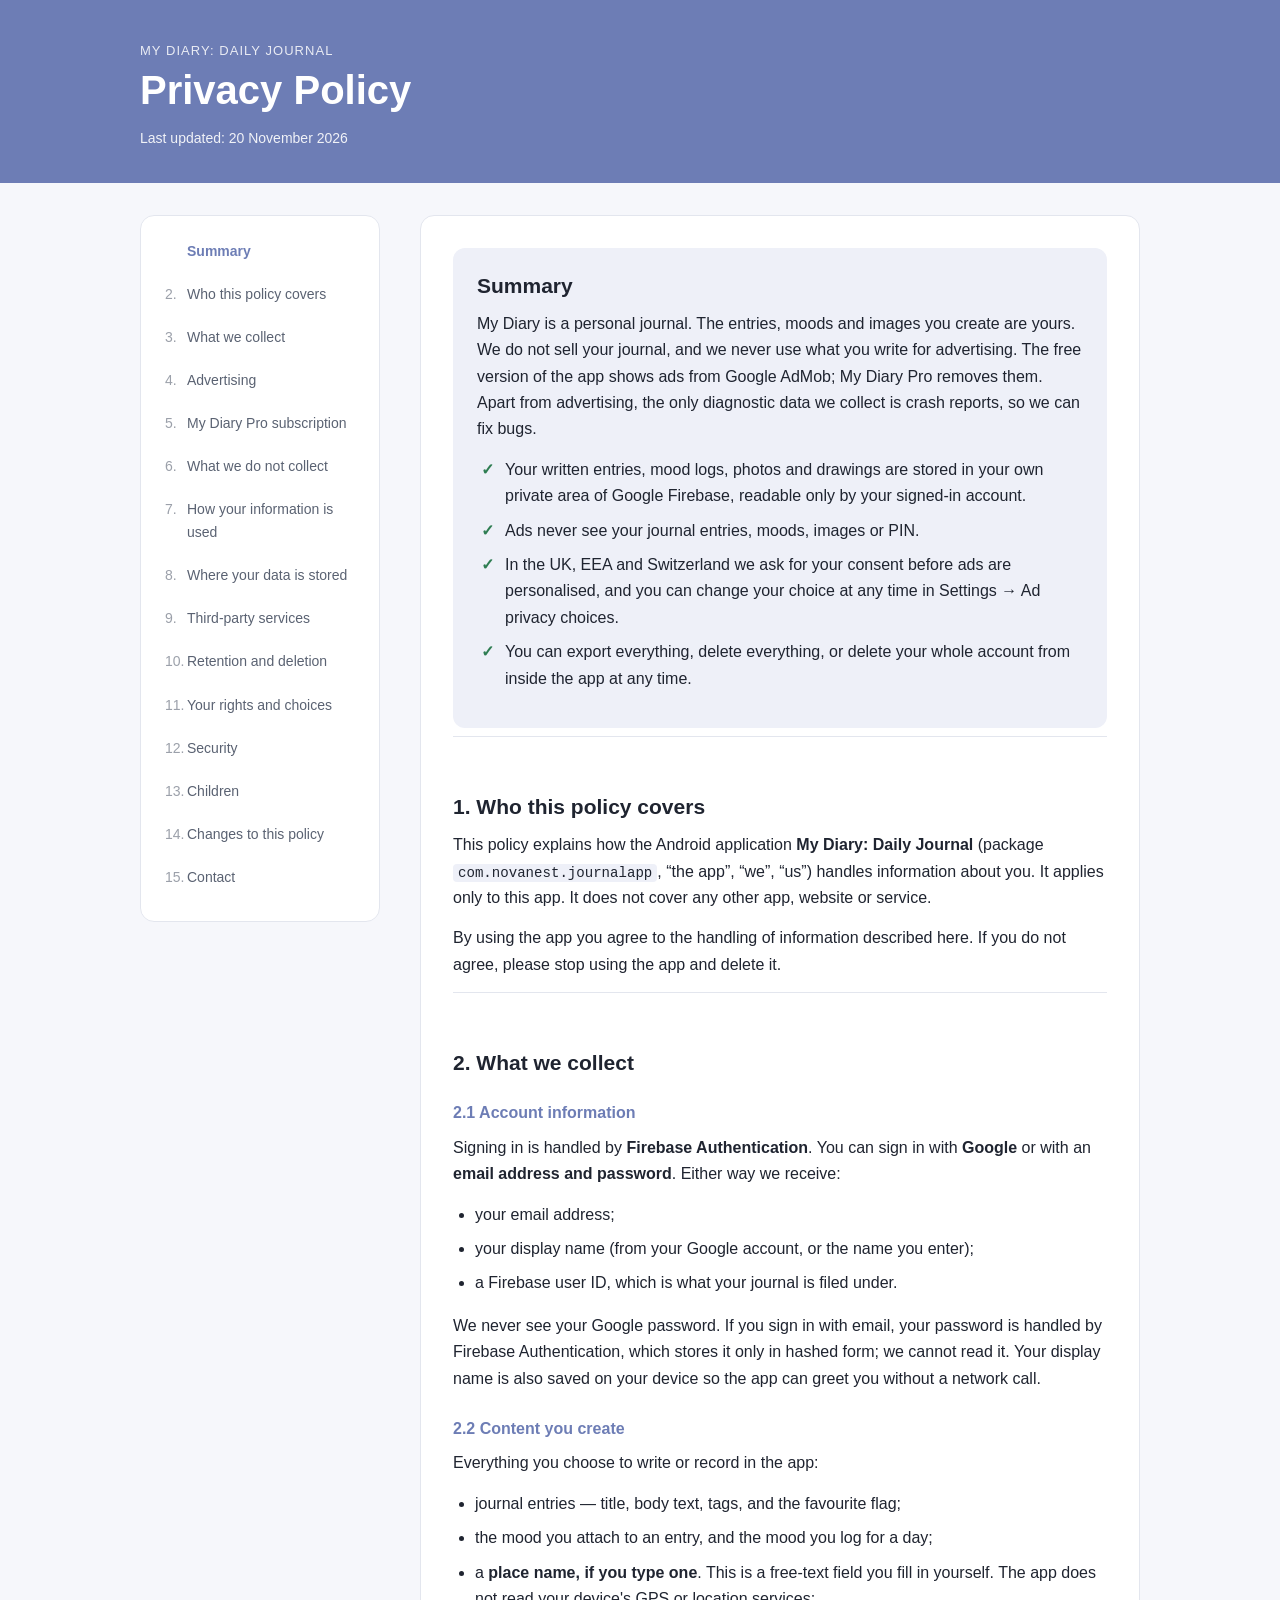
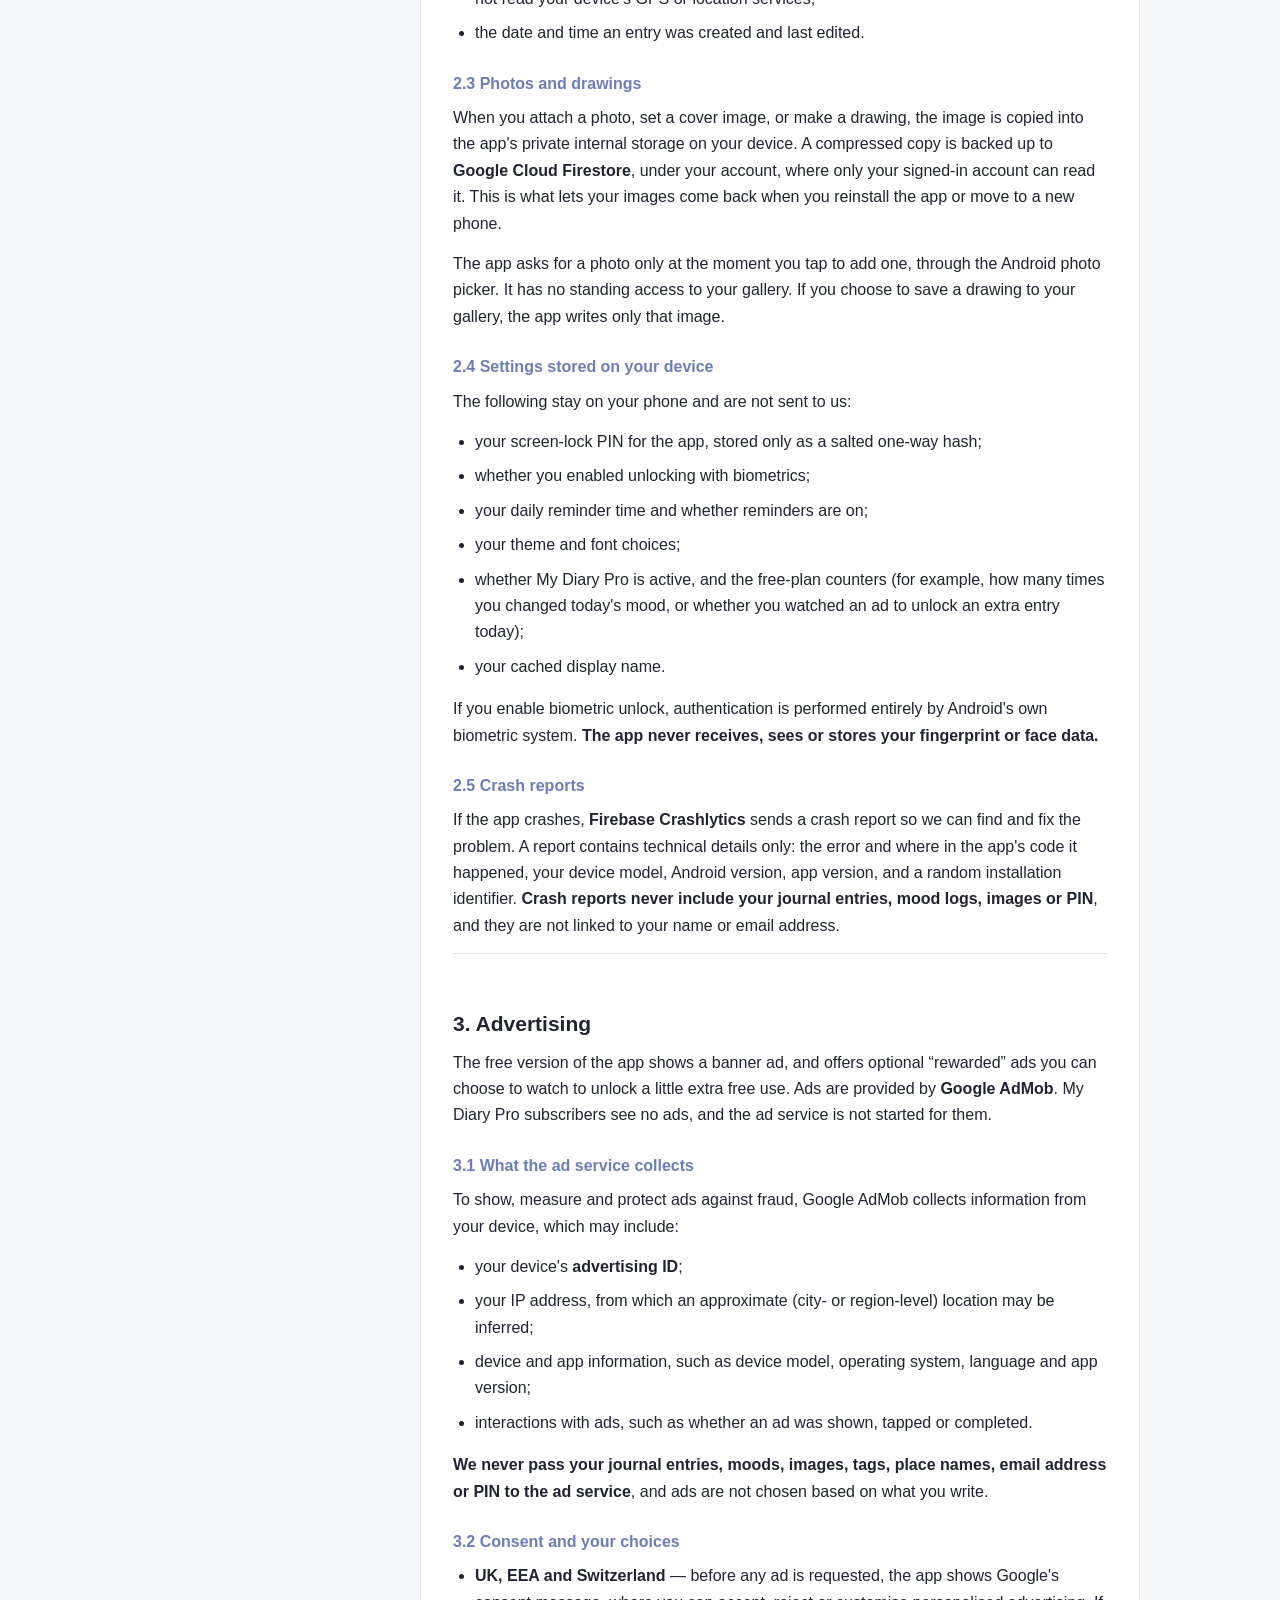
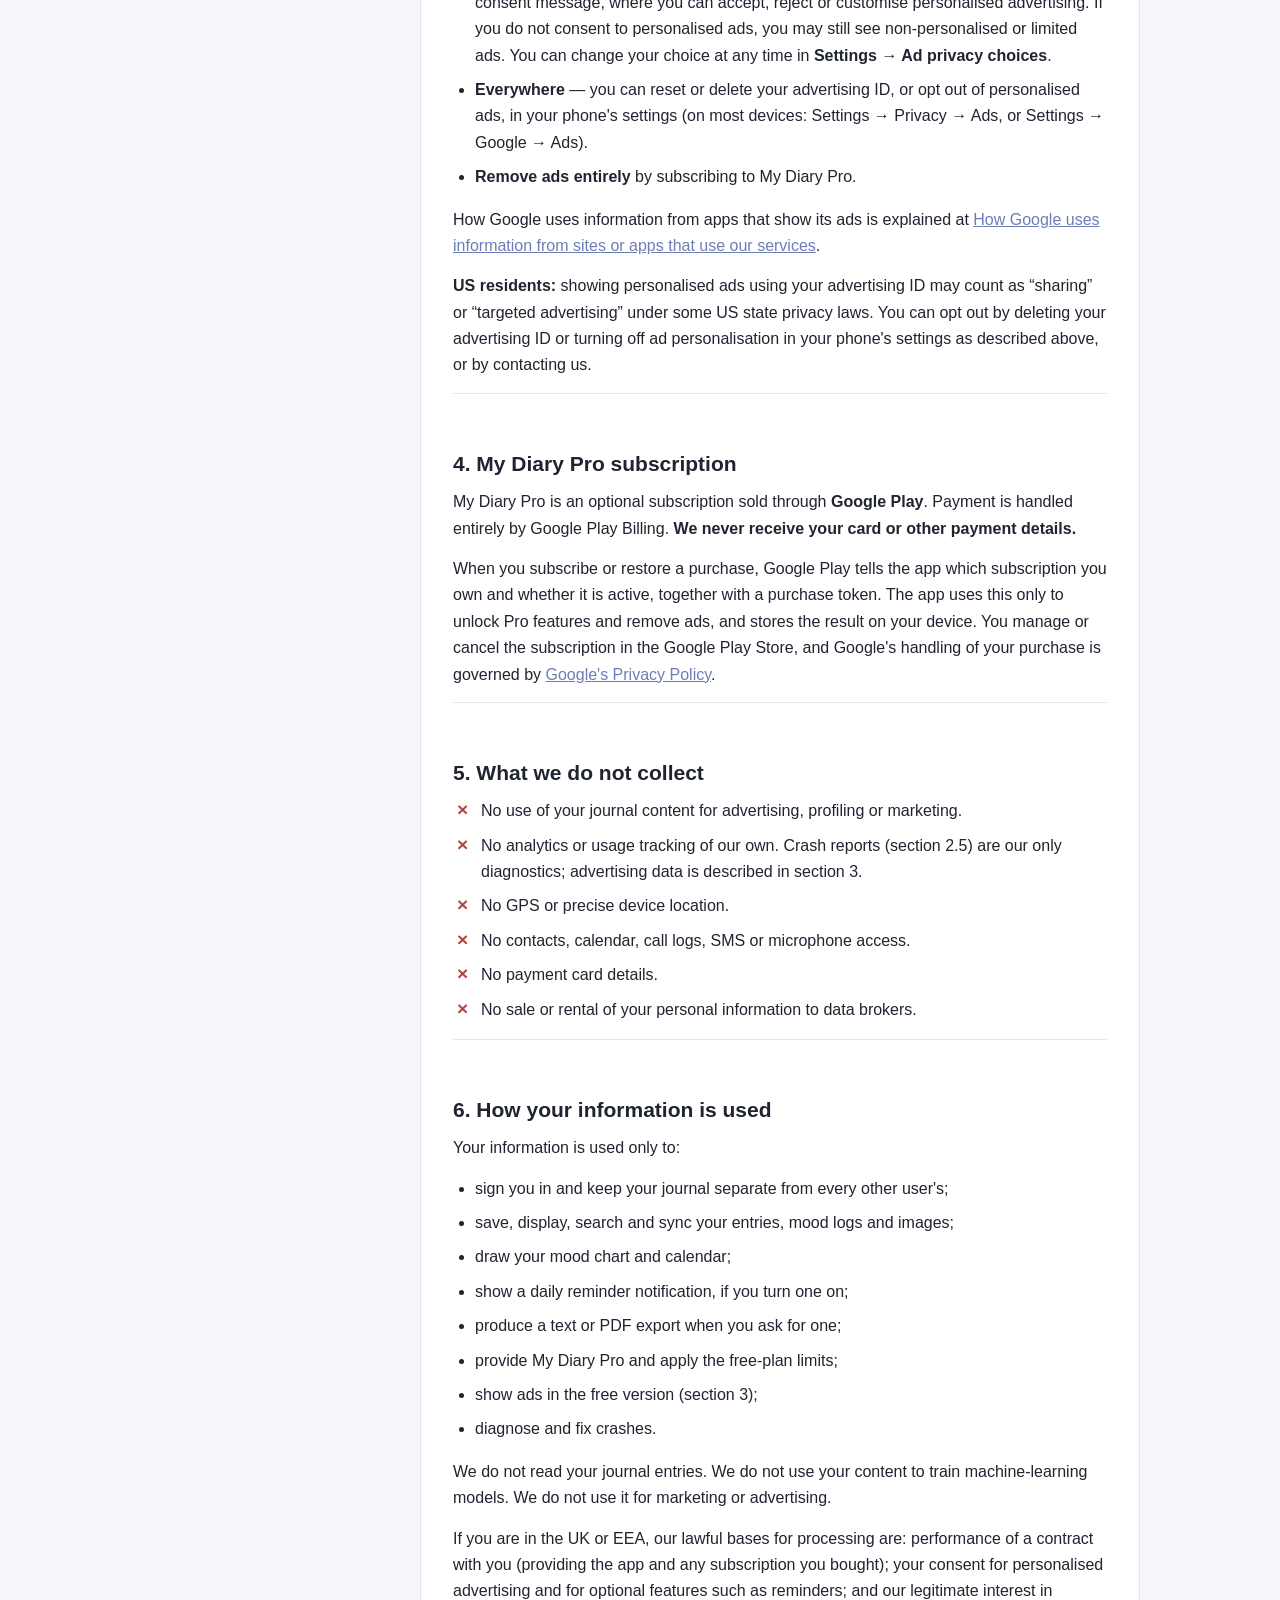
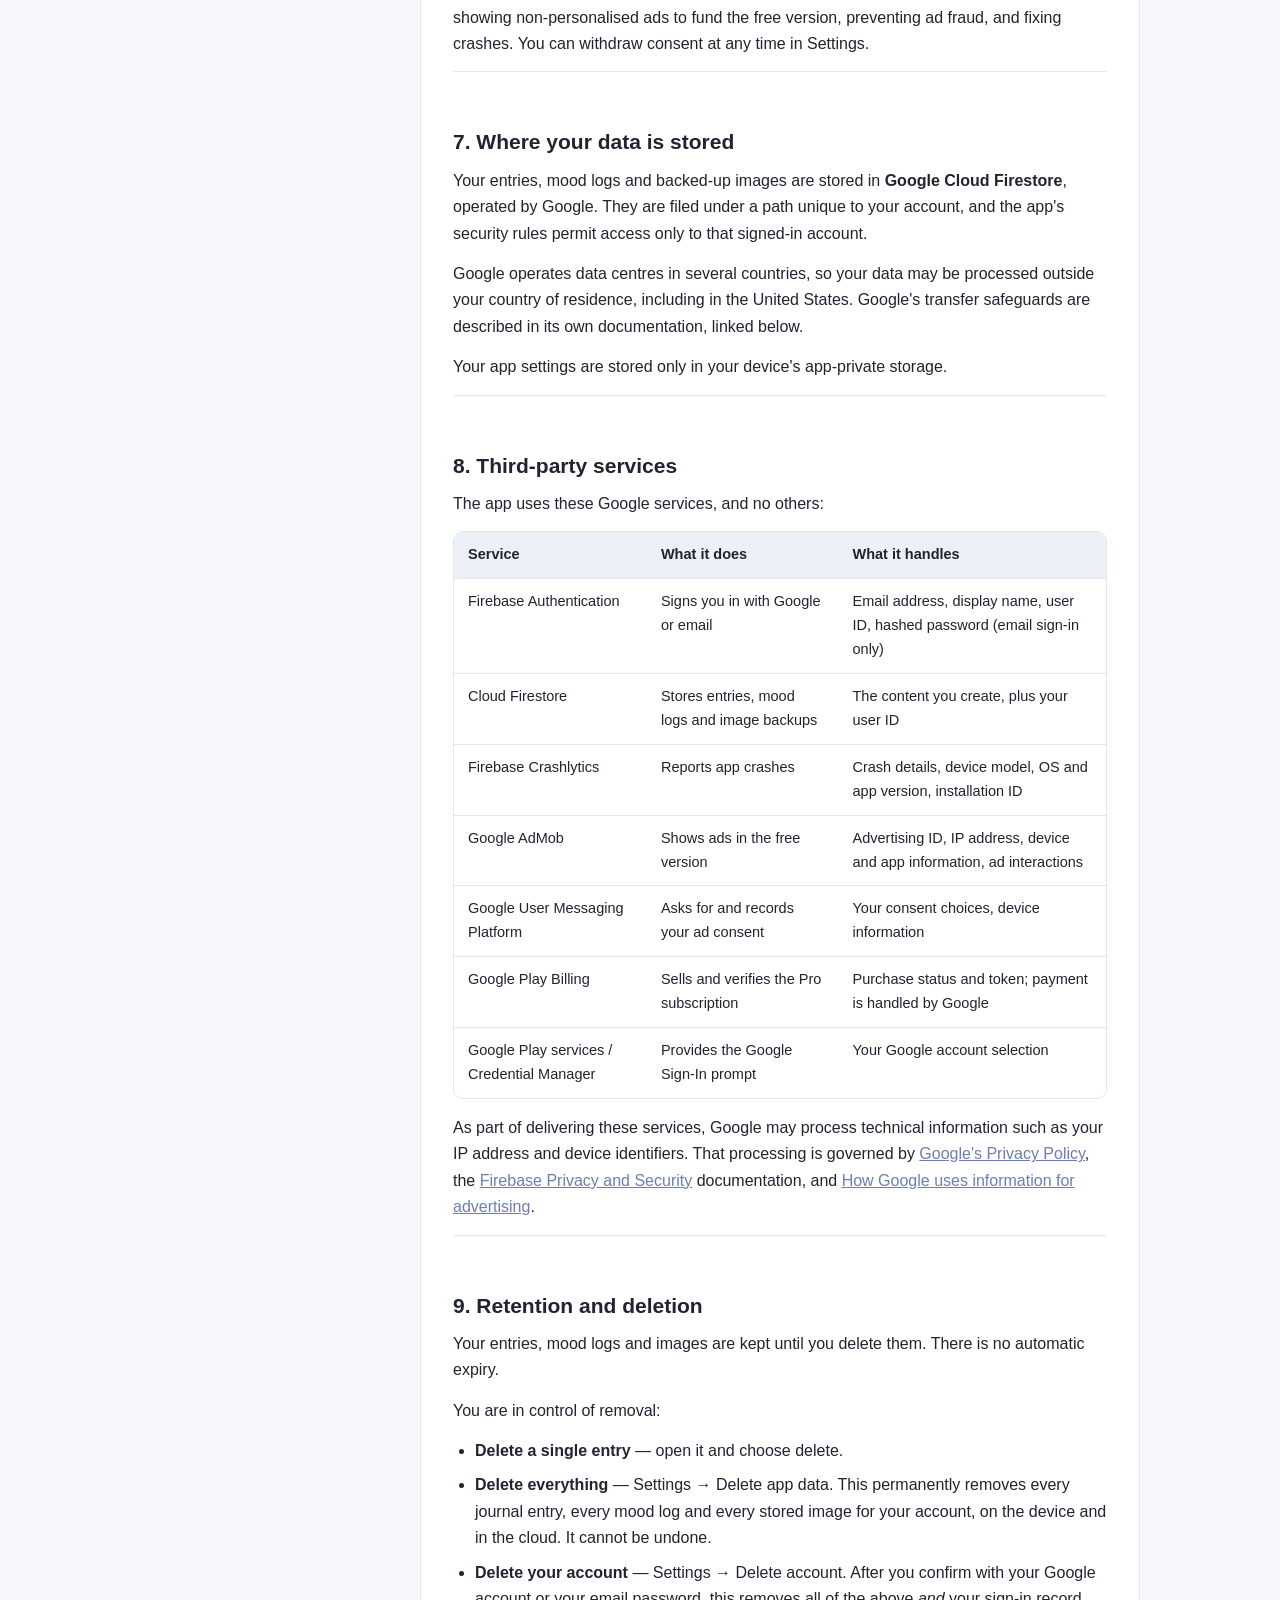
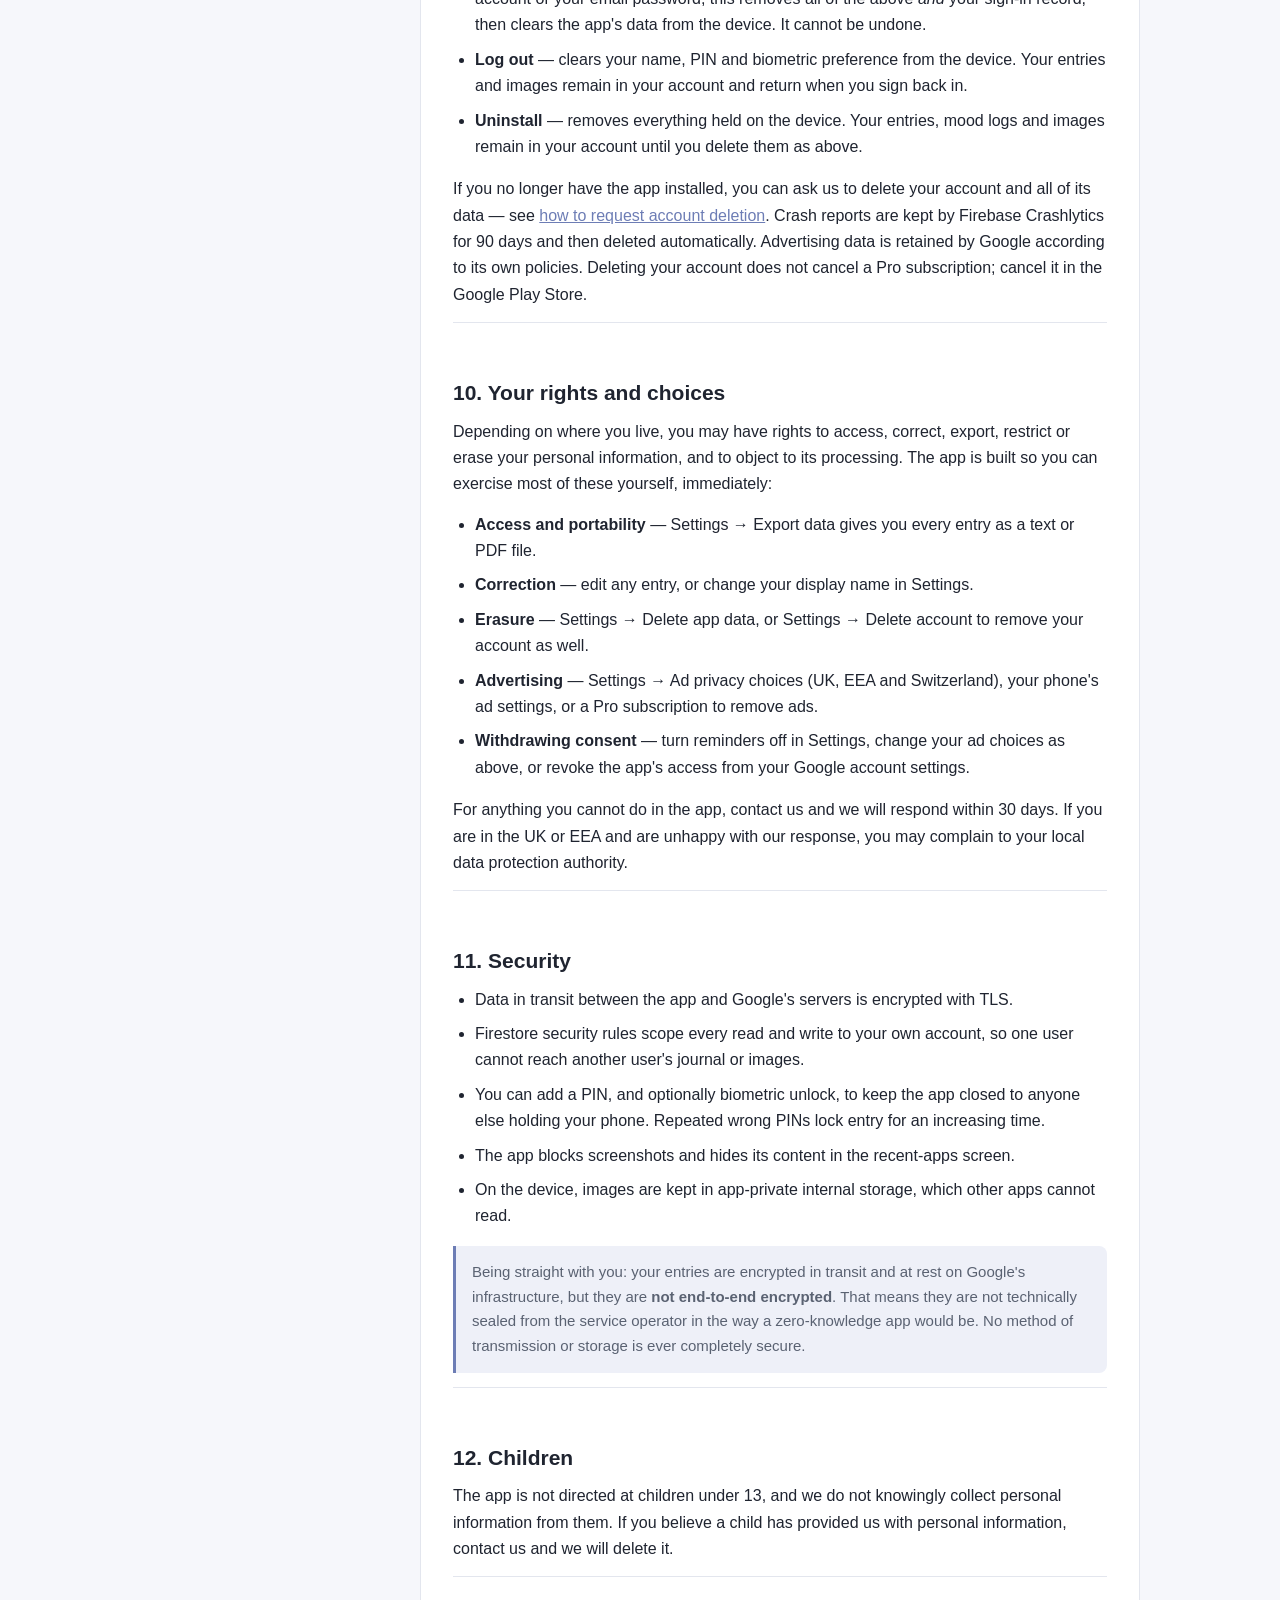
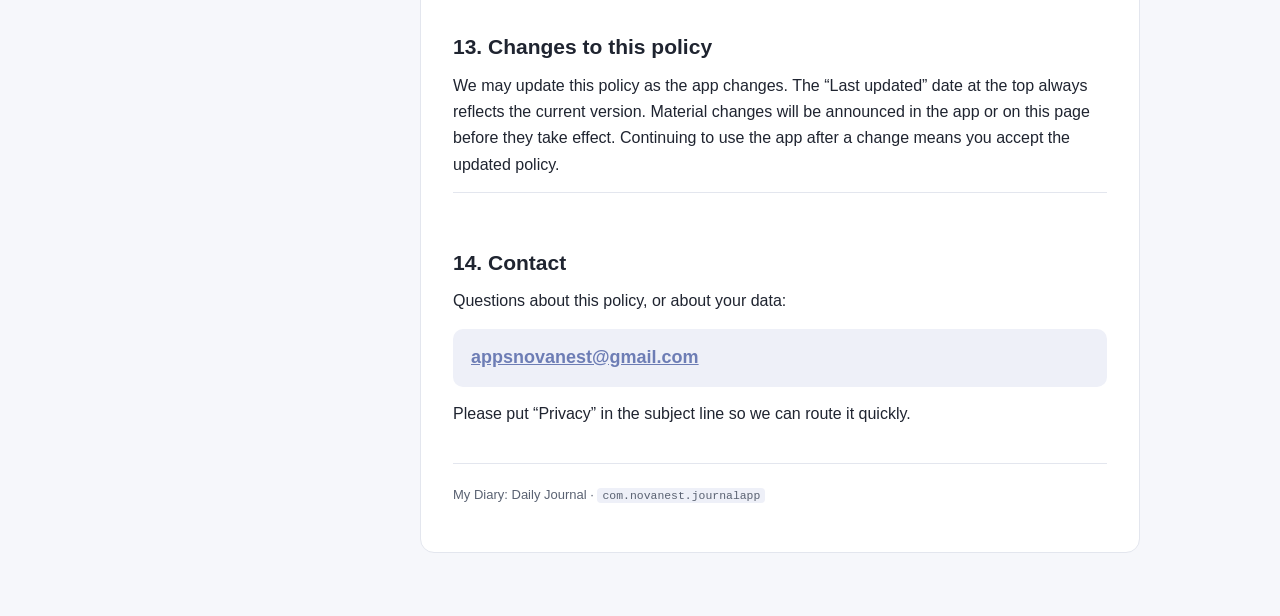
<file: index.html>
<!DOCTYPE html>
<html lang="en">
<head>
<meta charset="utf-8">
<meta name="viewport" content="width=device-width, initial-scale=1">
<meta name="color-scheme" content="light">
<title>Privacy Policy — My Diary</title>
<meta name="description" content="Privacy policy for My Diary: Daily Journal.">
<link rel="stylesheet" href="styles.css">
</head>
<body>

<header class="masthead">
  <div class="wrap">
    <p class="eyebrow">My Diary: Daily Journal</p>
    <h1>Privacy Policy</h1>
    <!-- One date, not two: they only differ when a change is published ahead of taking
         effect. Keep this current - CCPA requires a privacy policy to state when it was
         last updated. -->
    <p class="dates">
      <span>Last updated: <time datetime="2026-11-20">20 November 2026</time></span>
    </p>
  </div>
</header>

<div class="wrap layout">

  <nav class="toc" aria-label="Contents">
    <button class="toc-toggle" aria-expanded="false" aria-controls="toc-list">Contents</button>
    <ol id="toc-list">
      <li><a href="#summary">Summary</a></li>
      <li><a href="#who">Who this policy covers</a></li>
      <li><a href="#collect">What we collect</a></li>
      <li><a href="#ads">Advertising</a></li>
      <li><a href="#pro">My Diary Pro subscription</a></li>
      <li><a href="#not-collect">What we do not collect</a></li>
      <li><a href="#use">How your information is used</a></li>
      <li><a href="#storage">Where your data is stored</a></li>
      <li><a href="#third-parties">Third-party services</a></li>
      <li><a href="#retention">Retention and deletion</a></li>
      <li><a href="#rights">Your rights and choices</a></li>
      <li><a href="#security">Security</a></li>
      <li><a href="#children">Children</a></li>
      <li><a href="#changes">Changes to this policy</a></li>
      <li><a href="#contact">Contact</a></li>
    </ol>
  </nav>

  <main>

    <section id="summary" class="callout">
      <h2>Summary</h2>
      <p>
        My Diary is a personal journal. The entries, moods and images you create are yours.
        We do not sell your journal, and we never use what you write for advertising. The free
        version of the app shows ads from Google AdMob; My Diary Pro removes them. Apart from
        advertising, the only diagnostic data we collect is crash reports, so we can fix bugs.
      </p>
      <ul class="ticks">
        <li>Your written entries, mood logs, photos and drawings are stored in your own private area of Google Firebase, readable only by your signed-in account.</li>
        <li>Ads never see your journal entries, moods, images or PIN.</li>
        <li>In the UK, EEA and Switzerland we ask for your consent before ads are personalised, and you can change your choice at any time in Settings &rarr; Ad privacy choices.</li>
        <li>You can export everything, delete everything, or delete your whole account from inside the app at any time.</li>
      </ul>
    </section>

    <section id="who">
      <h2>1. Who this policy covers</h2>
      <p>
        This policy explains how the Android application <strong>My Diary: Daily Journal</strong>
        (package <code>com.novanest.journalapp</code>, &ldquo;the app&rdquo;, &ldquo;we&rdquo;, &ldquo;us&rdquo;)
        handles information about you. It applies only to this app. It does not cover any other
        app, website or service.
      </p>
      <p>
        By using the app you agree to the handling of information described here. If you do not
        agree, please stop using the app and delete it.
      </p>
    </section>

    <section id="collect">
      <h2>2. What we collect</h2>

      <h3>2.1 Account information</h3>
      <p>
        Signing in is handled by <strong>Firebase Authentication</strong>. You can sign in with
        <strong>Google</strong> or with an <strong>email address and password</strong>. Either way we receive:
      </p>
      <ul>
        <li>your email address;</li>
        <li>your display name (from your Google account, or the name you enter);</li>
        <li>a Firebase user ID, which is what your journal is filed under.</li>
      </ul>
      <p>
        We never see your Google password. If you sign in with email, your password is handled by
        Firebase Authentication, which stores it only in hashed form; we cannot read it. Your
        display name is also saved on your device so the app can greet you without a network call.
      </p>

      <h3>2.2 Content you create</h3>
      <p>Everything you choose to write or record in the app:</p>
      <ul>
        <li>journal entries &mdash; title, body text, tags, and the favourite flag;</li>
        <li>the mood you attach to an entry, and the mood you log for a day;</li>
        <li>a <strong>place name, if you type one</strong>. This is a free-text field you fill in yourself. The app does not read your device's GPS or location services;</li>
        <li>the date and time an entry was created and last edited.</li>
      </ul>

      <h3>2.3 Photos and drawings</h3>
      <p>
        When you attach a photo, set a cover image, or make a drawing, the image is copied into the
        app's private internal storage on your device. A compressed copy is backed up to
        <strong>Google Cloud Firestore</strong>, under your account, where only your signed-in
        account can read it. This is what lets your images come back when you reinstall the app or
        move to a new phone.
      </p>
      <p>
        The app asks for a photo only at the moment you tap to add one, through the Android photo
        picker. It has no standing access to your gallery. If you choose to save a drawing to your
        gallery, the app writes only that image.
      </p>

      <h3>2.4 Settings stored on your device</h3>
      <p>The following stay on your phone and are not sent to us:</p>
      <ul>
        <li>your screen-lock PIN for the app, stored only as a salted one-way hash;</li>
        <li>whether you enabled unlocking with biometrics;</li>
        <li>your daily reminder time and whether reminders are on;</li>
        <li>your theme and font choices;</li>
        <li>whether My Diary Pro is active, and the free-plan counters (for example, how many times you changed today's mood, or whether you watched an ad to unlock an extra entry today);</li>
        <li>your cached display name.</li>
      </ul>
      <p>
        If you enable biometric unlock, authentication is performed entirely by Android's own
        biometric system. <strong>The app never receives, sees or stores your fingerprint or face data.</strong>
      </p>

      <h3>2.5 Crash reports</h3>
      <p>
        If the app crashes, <strong>Firebase Crashlytics</strong> sends a crash report so we can find
        and fix the problem. A report contains technical details only: the error and where in the
        app's code it happened, your device model, Android version, app version, and a random
        installation identifier. <strong>Crash reports never include your journal entries, mood
        logs, images or PIN</strong>, and they are not linked to your name or email address.
      </p>
    </section>

    <section id="ads">
      <h2>3. Advertising</h2>
      <p>
        The free version of the app shows a banner ad, and offers optional &ldquo;rewarded&rdquo;
        ads you can choose to watch to unlock a little extra free use. Ads are provided by
        <strong>Google AdMob</strong>. My Diary Pro subscribers see no ads, and the ad service is
        not started for them.
      </p>
      <h3>3.1 What the ad service collects</h3>
      <p>
        To show, measure and protect ads against fraud, Google AdMob collects information from your
        device, which may include:
      </p>
      <ul>
        <li>your device's <strong>advertising ID</strong>;</li>
        <li>your IP address, from which an approximate (city- or region-level) location may be inferred;</li>
        <li>device and app information, such as device model, operating system, language and app version;</li>
        <li>interactions with ads, such as whether an ad was shown, tapped or completed.</li>
      </ul>
      <p>
        <strong>We never pass your journal entries, moods, images, tags, place names, email
        address or PIN to the ad service</strong>, and ads are not chosen based on what you write.
      </p>
      <h3>3.2 Consent and your choices</h3>
      <ul>
        <li><strong>UK, EEA and Switzerland</strong> &mdash; before any ad is requested, the app shows Google's consent message, where you can accept, reject or customise personalised advertising. If you do not consent to personalised ads, you may still see non-personalised or limited ads. You can change your choice at any time in <strong>Settings &rarr; Ad privacy choices</strong>.</li>
        <li><strong>Everywhere</strong> &mdash; you can reset or delete your advertising ID, or opt out of personalised ads, in your phone's settings (on most devices: Settings &rarr; Privacy &rarr; Ads, or Settings &rarr; Google &rarr; Ads).</li>
        <li><strong>Remove ads entirely</strong> by subscribing to My Diary Pro.</li>
      </ul>
      <p>
        How Google uses information from apps that show its ads is explained at
        <a href="https://policies.google.com/technologies/partner-sites" target="_blank" rel="noopener">How Google uses information from sites or apps that use our services</a>.
      </p>
      <p>
        <strong>US residents:</strong> showing personalised ads using your advertising ID may count
        as &ldquo;sharing&rdquo; or &ldquo;targeted advertising&rdquo; under some US state privacy
        laws. You can opt out by deleting your advertising ID or turning off ad personalisation in
        your phone's settings as described above, or by contacting us.
      </p>
    </section>

    <section id="pro">
      <h2>4. My Diary Pro subscription</h2>
      <p>
        My Diary Pro is an optional subscription sold through <strong>Google Play</strong>. Payment
        is handled entirely by Google Play Billing. <strong>We never receive your card or other
        payment details.</strong>
      </p>
      <p>
        When you subscribe or restore a purchase, Google Play tells the app which subscription you
        own and whether it is active, together with a purchase token. The app uses this only to
        unlock Pro features and remove ads, and stores the result on your device. You manage or
        cancel the subscription in the Google Play Store, and Google's handling of your purchase is
        governed by <a href="https://policies.google.com/privacy" target="_blank" rel="noopener">Google's Privacy Policy</a>.
      </p>
    </section>

    <section id="not-collect">
      <h2>5. What we do not collect</h2>
      <ul class="crosses">
        <li>No use of your journal content for advertising, profiling or marketing.</li>
        <li>No analytics or usage tracking of our own. Crash reports (section 2.5) are our only diagnostics; advertising data is described in section 3.</li>
        <li>No GPS or precise device location.</li>
        <li>No contacts, calendar, call logs, SMS or microphone access.</li>
        <li>No payment card details.</li>
        <li>No sale or rental of your personal information to data brokers.</li>
      </ul>
    </section>

    <section id="use">
      <h2>6. How your information is used</h2>
      <p>Your information is used only to:</p>
      <ul>
        <li>sign you in and keep your journal separate from every other user's;</li>
        <li>save, display, search and sync your entries, mood logs and images;</li>
        <li>draw your mood chart and calendar;</li>
        <li>show a daily reminder notification, if you turn one on;</li>
        <li>produce a text or PDF export when you ask for one;</li>
        <li>provide My Diary Pro and apply the free-plan limits;</li>
        <li>show ads in the free version (section 3);</li>
        <li>diagnose and fix crashes.</li>
      </ul>
      <p>
        We do not read your journal entries. We do not use your content to train machine-learning
        models. We do not use it for marketing or advertising.
      </p>
      <p>
        If you are in the UK or EEA, our lawful bases for processing are: performance of a contract
        with you (providing the app and any subscription you bought); your consent for personalised
        advertising and for optional features such as reminders; and our legitimate interest in
        showing non-personalised ads to fund the free version, preventing ad fraud, and fixing
        crashes. You can withdraw consent at any time in Settings.
      </p>
    </section>

    <section id="storage">
      <h2>7. Where your data is stored</h2>
      <p>
        Your entries, mood logs and backed-up images are stored in <strong>Google Cloud
        Firestore</strong>, operated by Google. They are filed under a path unique to your account,
        and the app's security rules permit access only to that signed-in account.
      </p>
      <p>
        Google operates data centres in several countries, so your data may be processed outside
        your country of residence, including in the United States. Google's transfer safeguards are
        described in its own documentation, linked below.
      </p>
      <p>
        Your app settings are stored only in your device's app-private storage.
      </p>
    </section>

    <section id="third-parties">
      <h2>8. Third-party services</h2>
      <p>The app uses these Google services, and no others:</p>
      <div class="table-scroll">
        <table>
          <thead>
            <tr><th>Service</th><th>What it does</th><th>What it handles</th></tr>
          </thead>
          <tbody>
            <tr>
              <td>Firebase Authentication</td>
              <td>Signs you in with Google or email</td>
              <td>Email address, display name, user ID, hashed password (email sign-in only)</td>
            </tr>
            <tr>
              <td>Cloud Firestore</td>
              <td>Stores entries, mood logs and image backups</td>
              <td>The content you create, plus your user ID</td>
            </tr>
            <tr>
              <td>Firebase Crashlytics</td>
              <td>Reports app crashes</td>
              <td>Crash details, device model, OS and app version, installation ID</td>
            </tr>
            <tr>
              <td>Google AdMob</td>
              <td>Shows ads in the free version</td>
              <td>Advertising ID, IP address, device and app information, ad interactions</td>
            </tr>
            <tr>
              <td>Google User Messaging Platform</td>
              <td>Asks for and records your ad consent</td>
              <td>Your consent choices, device information</td>
            </tr>
            <tr>
              <td>Google Play Billing</td>
              <td>Sells and verifies the Pro subscription</td>
              <td>Purchase status and token; payment is handled by Google</td>
            </tr>
            <tr>
              <td>Google Play services / Credential Manager</td>
              <td>Provides the Google Sign-In prompt</td>
              <td>Your Google account selection</td>
            </tr>
          </tbody>
        </table>
      </div>
      <p>
        As part of delivering these services, Google may process technical information such as your
        IP address and device identifiers. That processing is governed by
        <a href="https://policies.google.com/privacy" target="_blank" rel="noopener">Google's Privacy Policy</a>,
        the <a href="https://firebase.google.com/support/privacy" target="_blank" rel="noopener">Firebase Privacy and Security</a> documentation,
        and <a href="https://policies.google.com/technologies/ads" target="_blank" rel="noopener">How Google uses information for advertising</a>.
      </p>
    </section>

    <section id="retention">
      <h2>9. Retention and deletion</h2>
      <p>
        Your entries, mood logs and images are kept until you delete them. There is no automatic expiry.
      </p>
      <p>You are in control of removal:</p>
      <ul>
        <li><strong>Delete a single entry</strong> &mdash; open it and choose delete.</li>
        <li><strong>Delete everything</strong> &mdash; Settings &rarr; Delete app data. This permanently removes every journal entry, every mood log and every stored image for your account, on the device and in the cloud. It cannot be undone.</li>
        <li><strong>Delete your account</strong> &mdash; Settings &rarr; Delete account. After you confirm with your Google account or your email password, this removes all of the above <em>and</em> your sign-in record, then clears the app's data from the device. It cannot be undone.</li>
        <li><strong>Log out</strong> &mdash; clears your name, PIN and biometric preference from the device. Your entries and images remain in your account and return when you sign back in.</li>
        <li><strong>Uninstall</strong> &mdash; removes everything held on the device. Your entries, mood logs and images remain in your account until you delete them as above.</li>
      </ul>
      <p>
        If you no longer have the app installed, you can ask us to delete your account and all of
        its data &mdash; see <a href="delete-account.html">how to request account deletion</a>.
        Crash reports are kept by Firebase Crashlytics for 90 days and then deleted automatically.
        Advertising data is retained by Google according to its own policies. Deleting your account
        does not cancel a Pro subscription; cancel it in the Google Play Store.
      </p>
    </section>

    <section id="rights">
      <h2>10. Your rights and choices</h2>
      <p>
        Depending on where you live, you may have rights to access, correct, export, restrict or
        erase your personal information, and to object to its processing. The app is built so you
        can exercise most of these yourself, immediately:
      </p>
      <ul>
        <li><strong>Access and portability</strong> &mdash; Settings &rarr; Export data gives you every entry as a text or PDF file.</li>
        <li><strong>Correction</strong> &mdash; edit any entry, or change your display name in Settings.</li>
        <li><strong>Erasure</strong> &mdash; Settings &rarr; Delete app data, or Settings &rarr; Delete account to remove your account as well.</li>
        <li><strong>Advertising</strong> &mdash; Settings &rarr; Ad privacy choices (UK, EEA and Switzerland), your phone's ad settings, or a Pro subscription to remove ads.</li>
        <li><strong>Withdrawing consent</strong> &mdash; turn reminders off in Settings, change your ad choices as above, or revoke the app's access from your Google account settings.</li>
      </ul>
      <p>
        For anything you cannot do in the app, contact us and we will respond within 30 days. If
        you are in the UK or EEA and are unhappy with our response, you may complain to your local
        data protection authority.
      </p>
    </section>

    <section id="security">
      <h2>11. Security</h2>
      <ul>
        <li>Data in transit between the app and Google's servers is encrypted with TLS.</li>
        <li>Firestore security rules scope every read and write to your own account, so one user cannot reach another user's journal or images.</li>
        <li>You can add a PIN, and optionally biometric unlock, to keep the app closed to anyone else holding your phone. Repeated wrong PINs lock entry for an increasing time.</li>
        <li>The app blocks screenshots and hides its content in the recent-apps screen.</li>
        <li>On the device, images are kept in app-private internal storage, which other apps cannot read.</li>
      </ul>
      <p class="note">
        Being straight with you: your entries are encrypted in transit and at rest on Google's
        infrastructure, but they are <strong>not end-to-end encrypted</strong>. That means they are not
        technically sealed from the service operator in the way a zero-knowledge app would be.
        No method of transmission or storage is ever completely secure.
      </p>
    </section>

    <section id="children">
      <h2>12. Children</h2>
      <p>
        The app is not directed at children under 13, and we do not knowingly collect personal
        information from them. If you believe a child has provided us with personal information,
        contact us and we will delete it.
      </p>
    </section>

    <section id="changes">
      <h2>13. Changes to this policy</h2>
      <p>
        We may update this policy as the app changes. The &ldquo;Last updated&rdquo; date at the top
        always reflects the current version. Material changes will be announced in the app or on
        this page before they take effect. Continuing to use the app after a change means you
        accept the updated policy.
      </p>
    </section>

    <section id="contact">
      <h2>14. Contact</h2>
      <p>Questions about this policy, or about your data:</p>
      <p class="contact-block">
        <a href="mailto:appsnovanest@gmail.com">appsnovanest@gmail.com</a>
      </p>
      <p>Please put &ldquo;Privacy&rdquo; in the subject line so we can route it quickly.</p>
    </section>

    <footer class="foot">
      <p>My Diary: Daily Journal &middot; <code>com.novanest.journalapp</code></p>
    </footer>

  </main>
</div>

<button id="to-top" class="to-top" aria-label="Back to top" hidden>&uarr;</button>

<script src="script.js"></script>
</body>
</html>
</file>
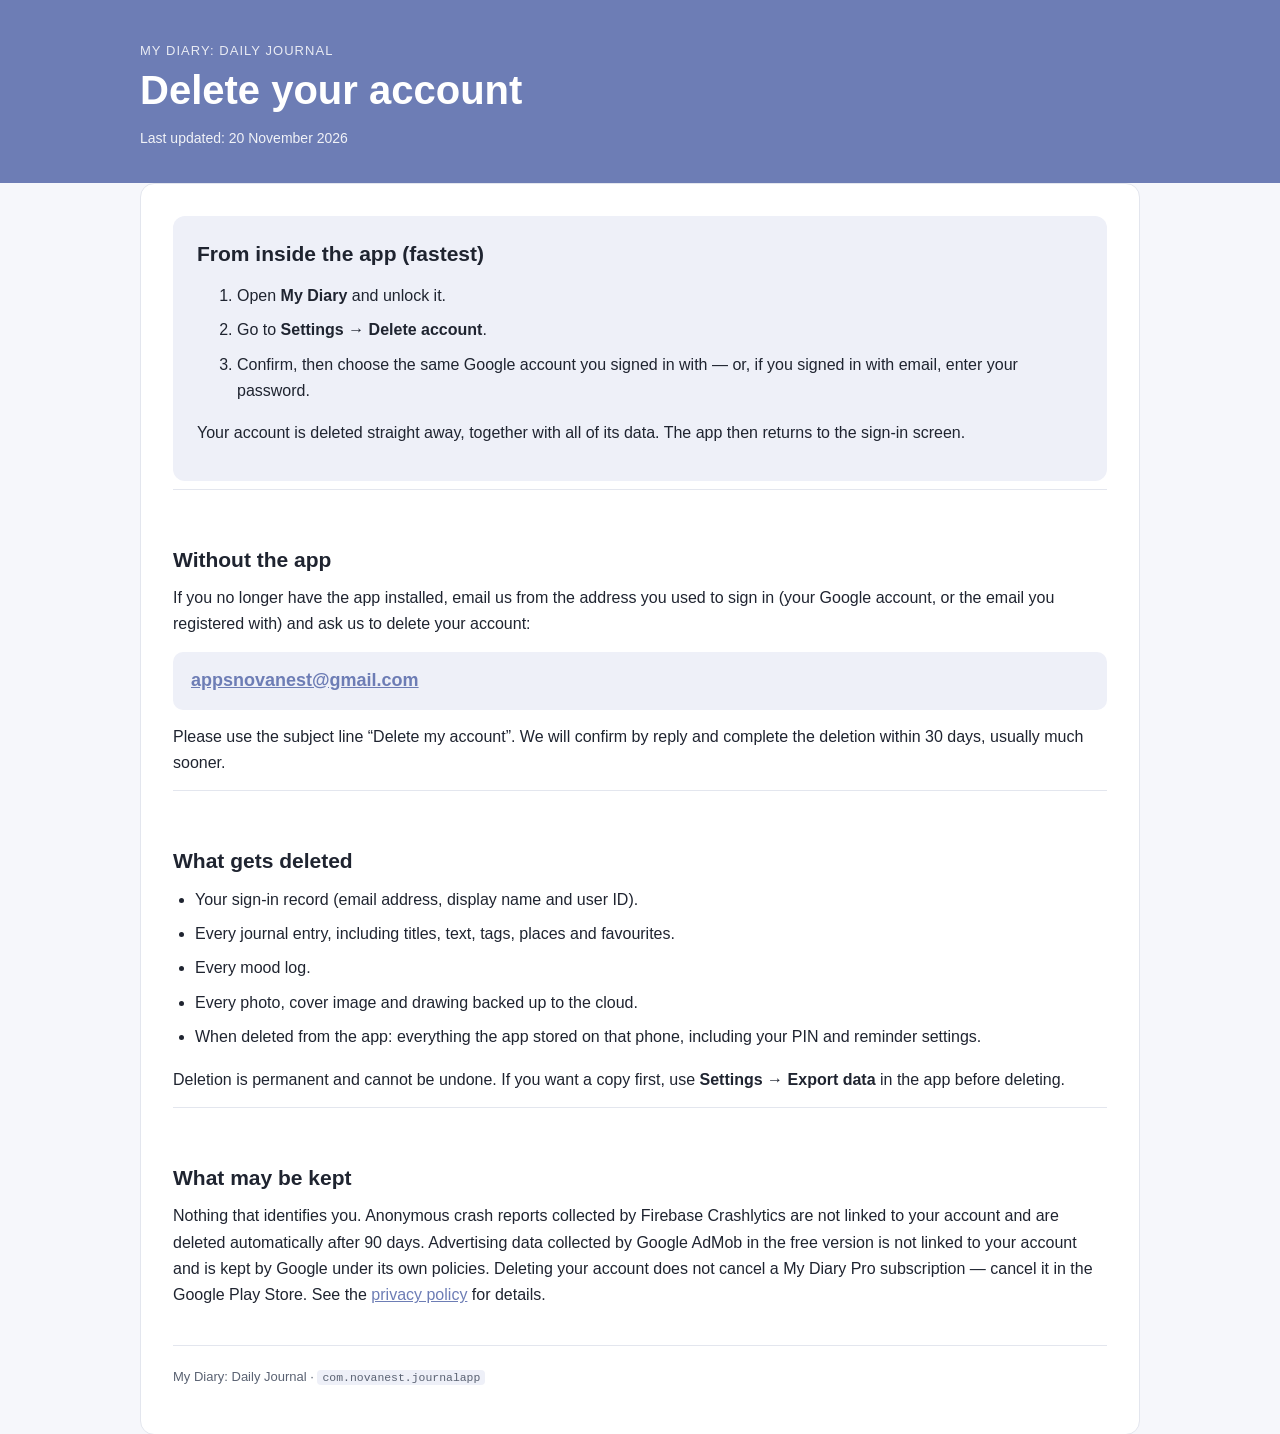
<file: delete-account.html>
<!DOCTYPE html>
<html lang="en">
<head>
<meta charset="utf-8">
<meta name="viewport" content="width=device-width, initial-scale=1">
<meta name="color-scheme" content="light">
<title>Delete Your Account — My Diary</title>
<meta name="description" content="How to delete your My Diary account and all of its data.">
<link rel="stylesheet" href="styles.css">
</head>
<body>

<header class="masthead">
  <div class="wrap">
    <p class="eyebrow">My Diary: Daily Journal</p>
    <h1>Delete your account</h1>
    <p class="dates">
      <span>Last updated: <time datetime="2026-11-20">20 November 2026</time></span>
    </p>
  </div>
</header>

<div class="wrap">
  <main>

    <section id="in-app" class="callout">
      <h2>From inside the app (fastest)</h2>
      <ol>
        <li>Open <strong>My Diary</strong> and unlock it.</li>
        <li>Go to <strong>Settings</strong> &rarr; <strong>Delete account</strong>.</li>
        <li>Confirm, then choose the same Google account you signed in with &mdash; or, if you signed in with email, enter your password.</li>
      </ol>
      <p>
        Your account is deleted straight away, together with all of its data. The app then returns
        to the sign-in screen.
      </p>
    </section>

    <section id="by-email">
      <h2>Without the app</h2>
      <p>
        If you no longer have the app installed, email us from the address you used to
        sign in (your Google account, or the email you registered with) and ask us to delete your account:
      </p>
      <p class="contact-block">
        <a href="mailto:appsnovanest@gmail.com?subject=Delete%20my%20account">appsnovanest@gmail.com</a>
      </p>
      <p>
        Please use the subject line &ldquo;Delete my account&rdquo;. We will confirm by reply and
        complete the deletion within 30 days, usually much sooner.
      </p>
    </section>

    <section id="what">
      <h2>What gets deleted</h2>
      <ul>
        <li>Your sign-in record (email address, display name and user ID).</li>
        <li>Every journal entry, including titles, text, tags, places and favourites.</li>
        <li>Every mood log.</li>
        <li>Every photo, cover image and drawing backed up to the cloud.</li>
        <li>When deleted from the app: everything the app stored on that phone, including your PIN and reminder settings.</li>
      </ul>
      <p>
        Deletion is permanent and cannot be undone. If you want a copy first, use
        <strong>Settings &rarr; Export data</strong> in the app before deleting.
      </p>
    </section>

    <section id="kept">
      <h2>What may be kept</h2>
      <p>
        Nothing that identifies you. Anonymous crash reports collected by Firebase Crashlytics are
        not linked to your account and are deleted automatically after 90 days. Advertising data
        collected by Google AdMob in the free version is not linked to your account and is kept by
        Google under its own policies. Deleting your account does not cancel a My Diary Pro
        subscription &mdash; cancel it in the Google Play Store. See the
        <a href="index.html">privacy policy</a> for details.
      </p>
    </section>

    <footer class="foot">
      <p>My Diary: Daily Journal &middot; <code>com.novanest.journalapp</code></p>
    </footer>

  </main>
</div>

</body>
</html>
</file>
<file: styles.css>
/* My Diary - privacy policy
   Self-contained: no web fonts, no CDN, so it renders identically in an in-app WebView
   and offline. */

:root {
  /* Light only, deliberately: the app has no dark theme, so a page that flipped to dark
     on a dark-mode phone would look like it belonged to a different product. The
     color-scheme declaration is what stops the browser (and Android's auto-dark for web
     content) from inverting it for us. */
  color-scheme: light;

  --accent: #6D7DB5;          /* matches the app's DarkBlue theme */
  --accent-soft: #eef0f8;
  --ink: #1f2430;
  --ink-soft: #5a6272;
  --rule: #e3e6ee;
  --page: #ffffff;
  --shell: #f6f7fb;
  --ok: #2e7d52;
  --no: #b3453f;
  --maxw: 1040px;
}

* { box-sizing: border-box; }

html { -webkit-text-size-adjust: 100%; }

body {
  margin: 0;
  background: var(--shell);
  color: var(--ink);
  font: 16px/1.65 -apple-system, BlinkMacSystemFont, "Segoe UI", Roboto,
        "Helvetica Neue", Arial, sans-serif;
}

.wrap {
  max-width: var(--maxw);
  margin: 0 auto;
  padding: 0 20px;
}

/* ---------------------------------------------------------------- masthead */

.masthead {
  background: var(--accent);
  color: #fff;
  padding: 40px 0 32px;
}

.masthead .eyebrow {
  margin: 0 0 6px;
  font-size: 13px;
  letter-spacing: .08em;
  text-transform: uppercase;
  opacity: .85;
}

.masthead h1 {
  margin: 0 0 14px;
  font-size: clamp(28px, 6vw, 40px);
  line-height: 1.15;
  font-weight: 700;
}

.dates {
  margin: 0;
  font-size: 14px;
  opacity: .9;
  display: flex;
  flex-wrap: wrap;
  gap: 6px 20px;
}

/* ------------------------------------------------------------------ layout */

.layout {
  display: grid;
  grid-template-columns: 240px minmax(0, 1fr);
  gap: 40px;
  align-items: start;
  padding-top: 32px;
  padding-bottom: 64px;
}

main {
  background: var(--page);
  border: 1px solid var(--rule);
  border-radius: 14px;
  padding: 8px 32px 32px;
  min-width: 0;
}

/* --------------------------------------------------------------------- toc */

.toc {
  position: sticky;
  top: 24px;
  background: var(--page);
  border: 1px solid var(--rule);
  border-radius: 14px;
  padding: 18px 20px;
}

.toc-toggle {
  display: none;
  width: 100%;
  background: none;
  border: 0;
  padding: 0;
  font: inherit;
  font-weight: 600;
  color: var(--ink);
  text-align: left;
  cursor: pointer;
}

.toc ol {
  margin: 0;
  padding: 0;
  list-style: none;
  counter-reset: toc;
}

.toc li { counter-increment: toc; }

.toc a {
  display: block;
  padding: 6px 0 6px 26px;
  position: relative;
  color: var(--ink-soft);
  text-decoration: none;
  font-size: 14px;
  border-radius: 6px;
}

.toc li:not(:first-child) a::before {
  content: counter(toc) ".";
  position: absolute;
  left: 4px;
  opacity: .6;
  font-variant-numeric: tabular-nums;
}

.toc a:hover { color: var(--accent); }

.toc a.active {
  color: var(--accent);
  font-weight: 600;
}

/* ---------------------------------------------------------------- sections */

section { scroll-margin-top: 20px; }

section + section {
  margin-top: 8px;
  padding-top: 28px;
  border-top: 1px solid var(--rule);
}

h2 {
  font-size: 21px;
  line-height: 1.3;
  margin: 28px 0 12px;
}

h3 {
  font-size: 16px;
  margin: 24px 0 8px;
  color: var(--accent);
}

p { margin: 0 0 14px; }

ul { margin: 0 0 16px; padding-left: 22px; }
li { margin-bottom: 8px; }

a { color: var(--accent); }

code {
  background: var(--accent-soft);
  border-radius: 4px;
  padding: 1px 5px;
  font-size: .88em;
  word-break: break-word;
}

/* ---------------------------------------------------------------- callouts */

.callout {
  background: var(--accent-soft);
  border-radius: 12px;
  padding: 4px 24px 20px;
  margin-top: 24px;
}

.callout h2 { margin-top: 20px; }

.ticks, .crosses { list-style: none; padding-left: 0; }

.ticks li, .crosses li {
  padding-left: 28px;
  position: relative;
}

.ticks li::before {
  content: "\2713";
  position: absolute;
  left: 4px;
  color: var(--ok);
  font-weight: 700;
}

.crosses li::before {
  content: "\00d7";
  position: absolute;
  left: 4px;
  color: var(--no);
  font-weight: 700;
  font-size: 1.2em;
  line-height: 1.3;
}

.note {
  background: var(--accent-soft);
  border-left: 3px solid var(--accent);
  border-radius: 0 8px 8px 0;
  padding: 14px 16px;
  font-size: 15px;
  color: var(--ink-soft);
}

.contact-block {
  font-size: 18px;
  font-weight: 600;
  padding: 14px 18px;
  background: var(--accent-soft);
  border-radius: 10px;
  word-break: break-word;
}

/* ------------------------------------------------------------------ tables */

.table-scroll {
  overflow-x: auto;
  margin: 0 0 16px;
  border: 1px solid var(--rule);
  border-radius: 10px;
}

table {
  border-collapse: collapse;
  width: 100%;
  min-width: 460px;
  font-size: 14.5px;
}

th, td {
  text-align: left;
  padding: 11px 14px;
  border-bottom: 1px solid var(--rule);
  vertical-align: top;
}

th {
  background: var(--accent-soft);
  font-weight: 600;
}

tbody tr:last-child td { border-bottom: 0; }

/* ------------------------------------------------------------------ footer */

.foot {
  margin-top: 36px;
  padding-top: 20px;
  border-top: 1px solid var(--rule);
  font-size: 13px;
  color: var(--ink-soft);
}

/* ----------------------------------------------------------- back to top */

.to-top {
  position: fixed;
  right: 18px;
  bottom: 18px;
  width: 44px;
  height: 44px;
  border: 0;
  border-radius: 50%;
  background: var(--accent);
  color: #fff;
  font-size: 19px;
  cursor: pointer;
  box-shadow: 0 4px 14px rgba(0, 0, 0, .22);
}

.to-top[hidden] { display: none; }

/* ------------------------------------------------------------------ mobile */

@media (max-width: 820px) {
  .layout {
    grid-template-columns: 1fr;
    gap: 18px;
    padding-top: 18px;
  }

  main { padding: 4px 20px 24px; }

  .toc { position: static; }

  .toc-toggle {
    display: flex;
    justify-content: space-between;
    align-items: center;
  }

  .toc-toggle::after {
    content: "\25be";
    transition: transform .15s ease;
  }

  .toc-toggle[aria-expanded="true"]::after { transform: rotate(180deg); }

  /* Collapsed by default on small screens; script.js sets the initial state so
     the list stays visible when JavaScript is unavailable. */
  .toc ol.collapsed { display: none; }

  .toc ol { margin-top: 12px; }
}

/* ------------------------------------------------------------------- print */

@media print {
  body { background: #fff; color: #000; }
  .toc, .to-top { display: none; }
  .layout { display: block; padding: 0; }
  main { border: 0; padding: 0; }
  .masthead { background: #fff; color: #000; padding-bottom: 12px; }
  a { color: #000; text-decoration: underline; }
  section + section { page-break-inside: avoid; }
}
</file>
